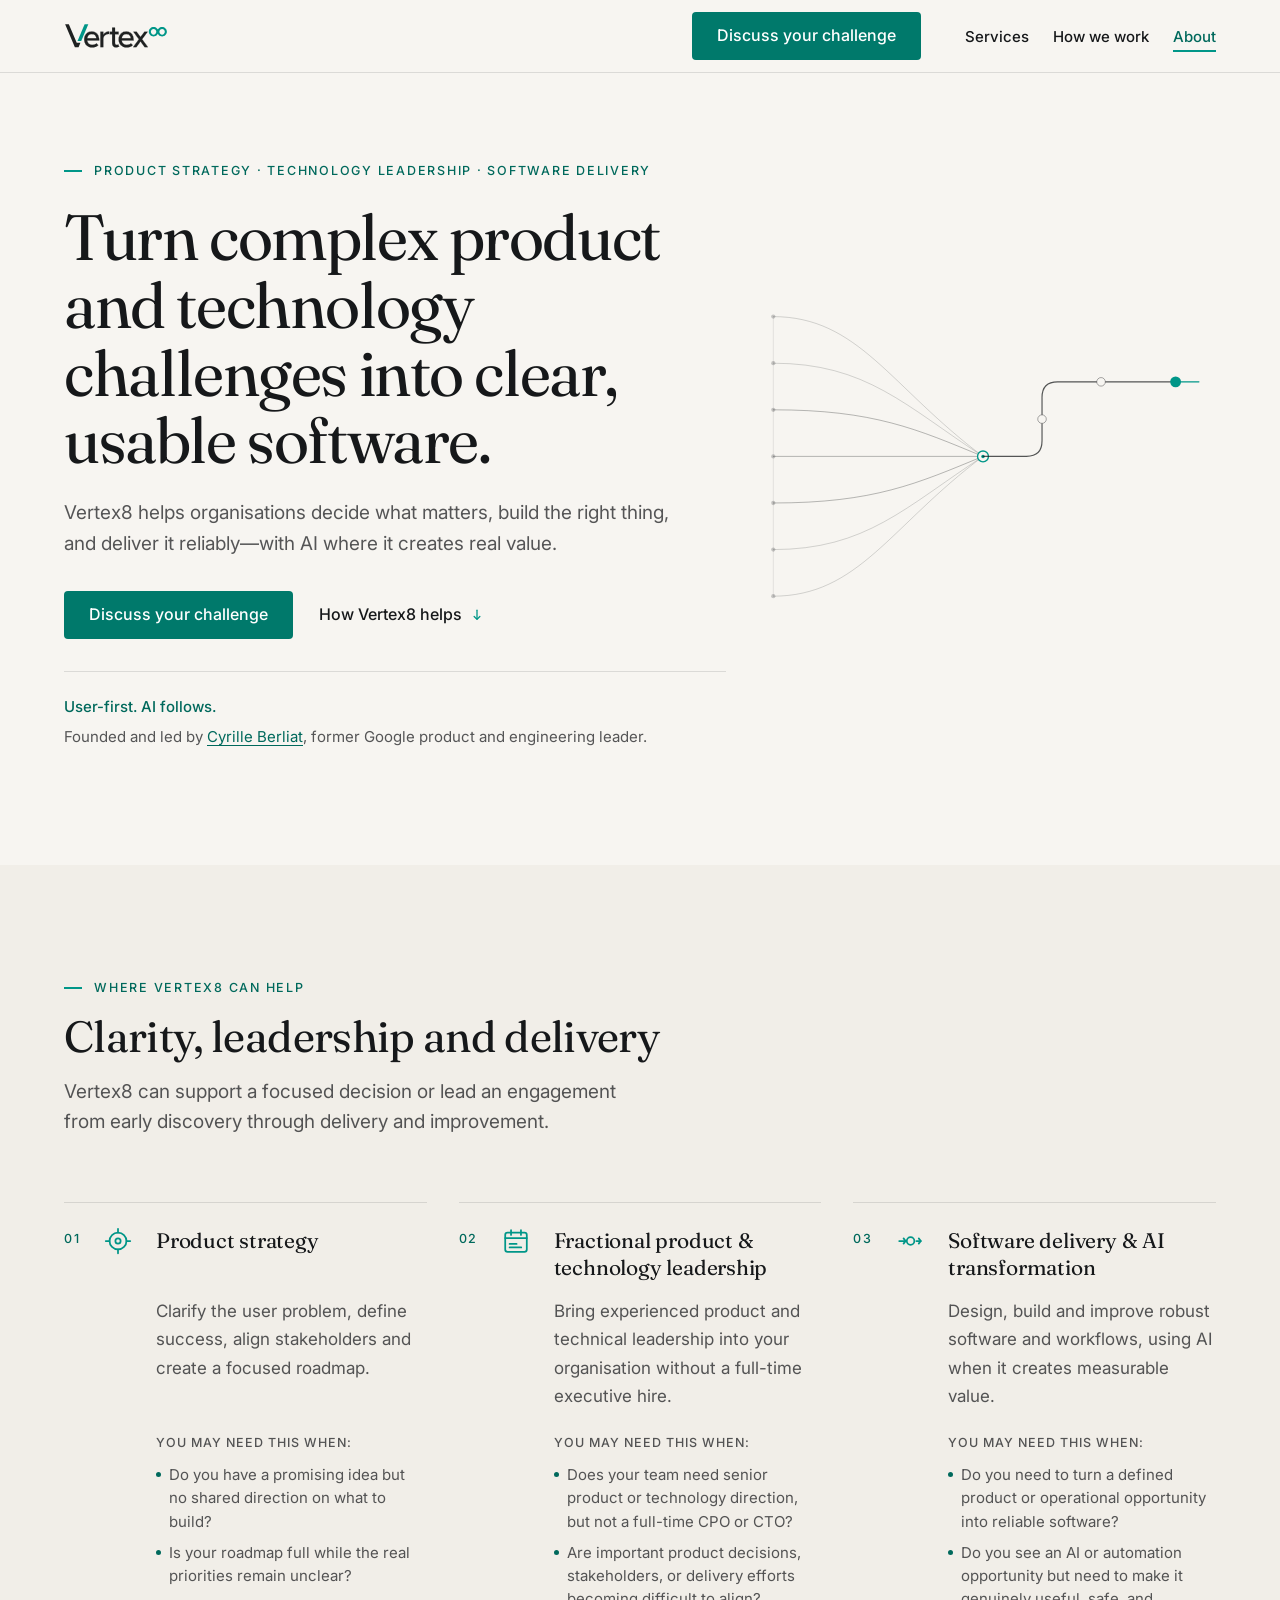
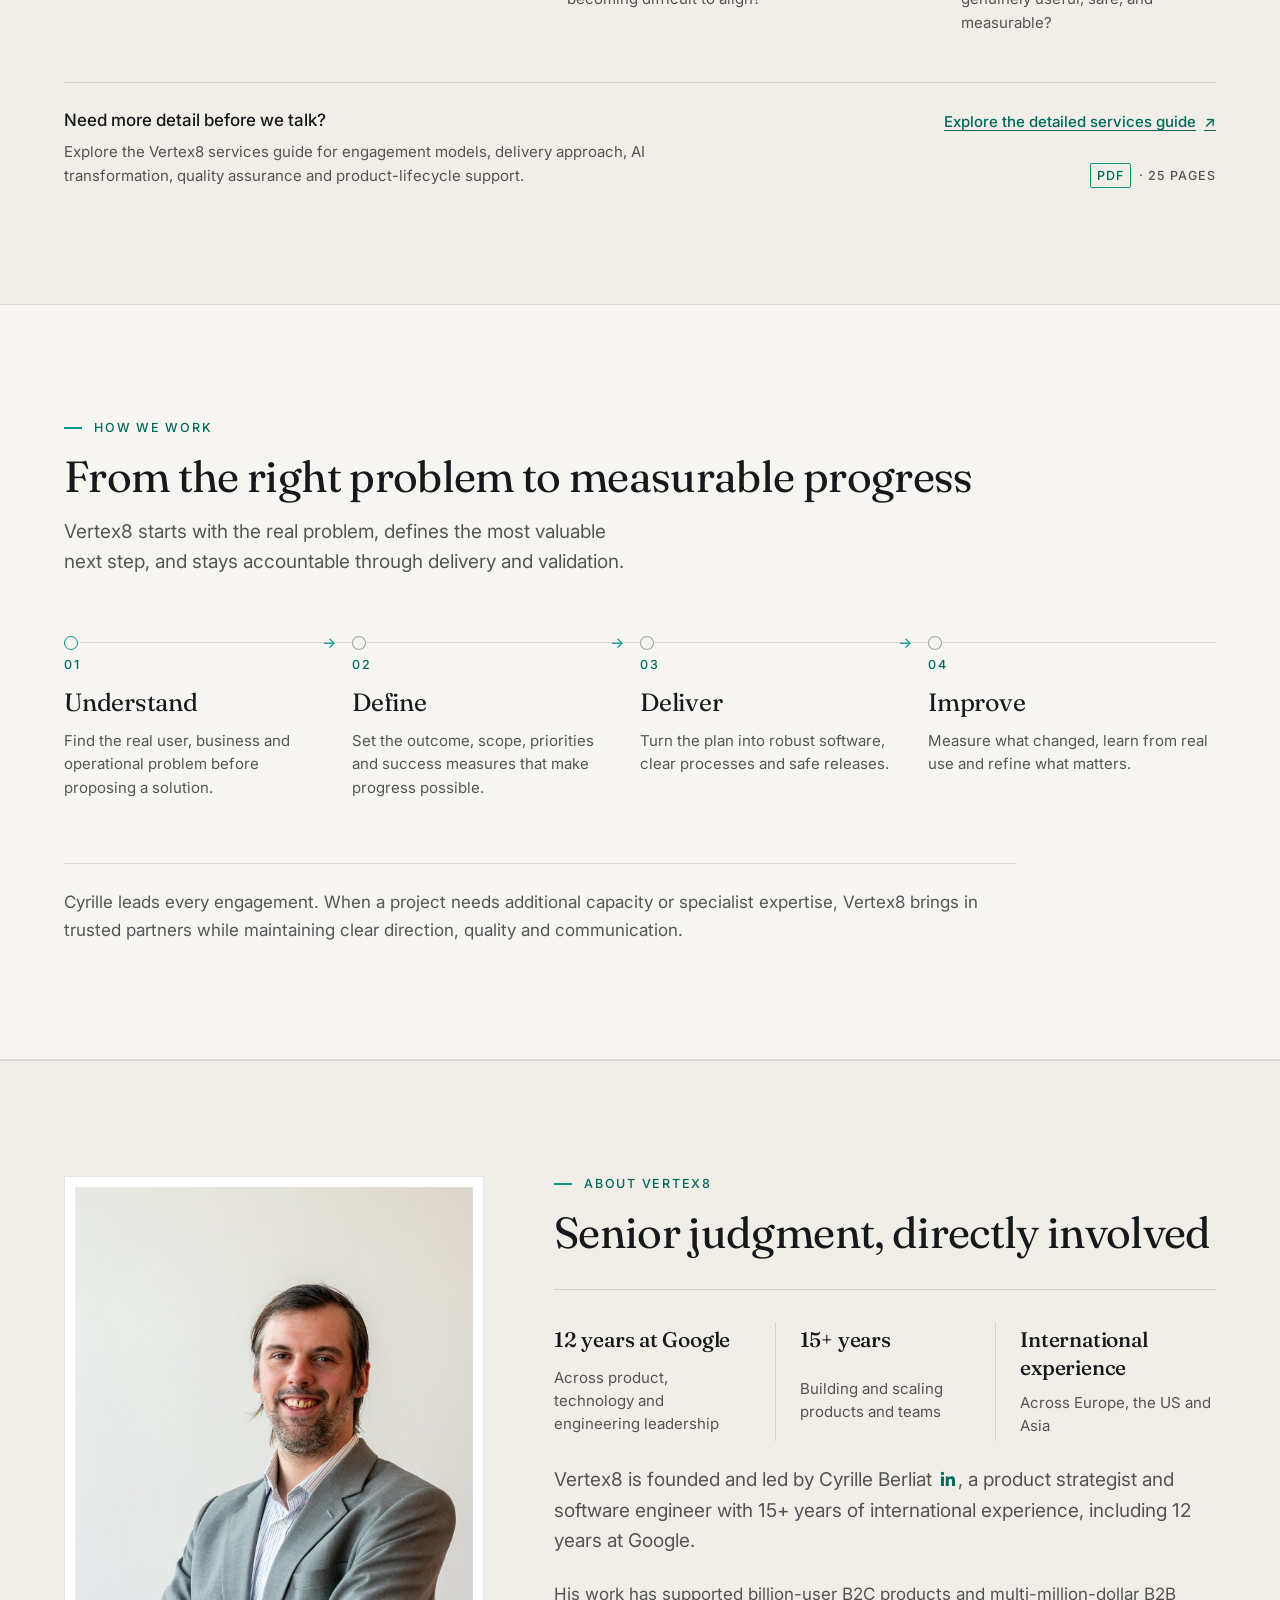
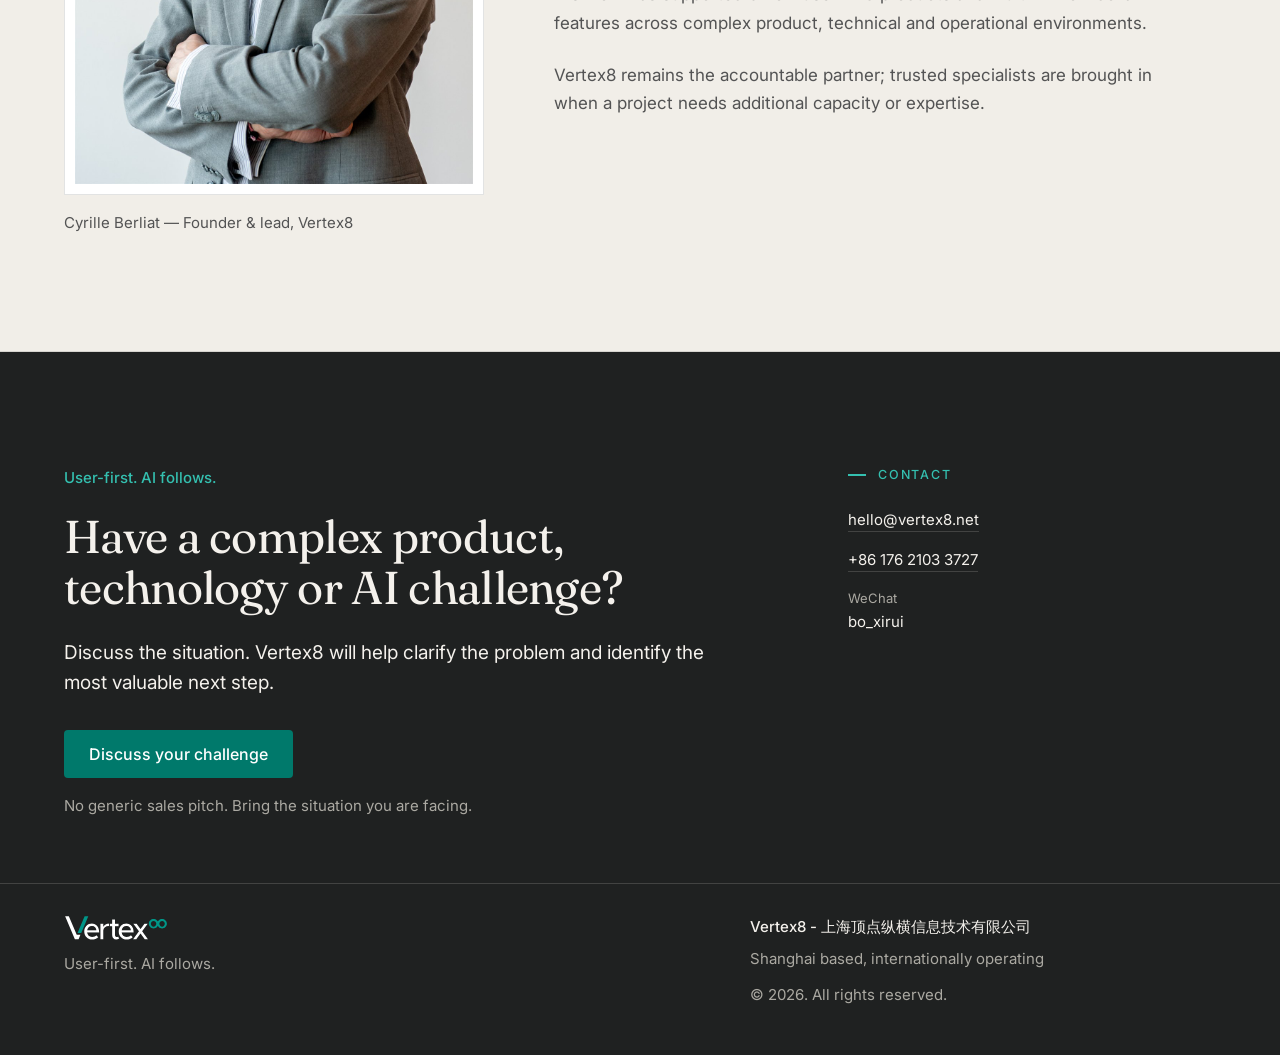
<file: index.html>
<!doctype html>
<html lang="en-GB">
<head>
<meta charset="utf-8" />
<meta name="viewport" content="width=device-width, initial-scale=1" />
<title>Vertex8 — Product strategy, technology leadership and software delivery</title>
<meta name="description" content="Vertex8 helps organisations decide what matters, build the right thing, and deliver it reliably—with AI where it creates real value." />
<meta name="theme-color" content="#191a1a" />
<link rel="canonical" href="https://vertex8.net/" />
<meta name="robots" content="index, follow, max-image-preview:large, max-snippet:-1, max-video-preview:-1" />
<meta name="author" content="Vertex8" />
<meta name="geo.region" content="CN-SH" />
<meta name="geo.placename" content="Shanghai" />
<meta property="og:type" content="website" />
<meta property="og:site_name" content="Vertex8" />
<meta property="og:title" content="Vertex8 — Product strategy, technology leadership and software delivery" />
<meta property="og:description" content="Vertex8 helps organisations decide what matters, build the right thing, and deliver it reliably—with AI where it creates real value." />
<meta property="og:url" content="https://vertex8.net/" />
<meta property="og:image" content="https://vertex8.net/assets/og-image.png" />
<meta property="og:image:type" content="image/png" />
<meta property="og:image:width" content="1200" />
<meta property="og:image:height" content="630" />
<meta property="og:image:alt" content="Vertex8 — product strategy, technology leadership and software delivery" />
<meta property="og:locale" content="en_GB" />
<meta name="twitter:card" content="summary_large_image" />
<meta name="twitter:title" content="Vertex8 — Product strategy, technology leadership and software delivery" />
<meta name="twitter:description" content="Vertex8 helps organisations decide what matters, build the right thing, and deliver it reliably—with AI where it creates real value." />
<meta name="twitter:image" content="https://vertex8.net/assets/og-image.png" />
<meta name="twitter:image:alt" content="Vertex8 — product strategy, technology leadership and software delivery" />
<link rel="alternate" hreflang="en" href="https://vertex8.net/" />
<link rel="alternate" hreflang="x-default" href="https://vertex8.net/" />
<script type="application/ld+json">
{
  "@context": "https://schema.org",
  "@graph": [
    {
      "@type": "Organization",
      "@id": "https://vertex8.net/#organization",
      "name": "Vertex8",
      "legalName": "上海顶点纵横信息技术有限公司",
      "url": "https://vertex8.net/",
      "logo": "https://vertex8.net/assets/logo-light.svg",
      "image": "https://vertex8.net/assets/og-image.png",
      "description": "Vertex8 helps organisations decide what matters, build the right thing, and deliver it reliably—with AI where it creates real value.",
      "email": "hello@vertex8.net",
      "telephone": "+8617621033727",
      "address": {
        "@type": "PostalAddress",
        "addressLocality": "Shanghai",
        "addressCountry": "CN"
      },
      "founder": { "@id": "https://vertex8.net/#cyrille-berliat" },
      "sameAs": ["https://www.linkedin.com/in/cyrilleberliat/"],
      "areaServed": ["Europe", "United States", "Asia"],
      "knowsAbout": ["Product strategy", "Product management", "Technology leadership", "Software delivery", "AI transformation", "Digital transformation"],
      "contactPoint": [
        {
          "@type": "ContactPoint",
          "contactType": "sales",
          "email": "hello@vertex8.net",
          "telephone": "+8617621033727",
          "availableLanguage": ["en", "zh", "fr", "es"],
          "areaServed": "Worldwide"
        }
      ]
    },
    {
      "@type": "WebSite",
      "@id": "https://vertex8.net/#website",
      "url": "https://vertex8.net/",
      "name": "Vertex8",
      "inLanguage": "en-GB",
      "publisher": { "@id": "https://vertex8.net/#organization" }
    },
    {
      "@type": "WebPage",
      "@id": "https://vertex8.net/#webpage",
      "url": "https://vertex8.net/",
      "name": "Vertex8 — Product strategy, technology leadership and software delivery",
      "description": "Vertex8 helps organisations decide what matters, build the right thing, and deliver it reliably—with AI where it creates real value.",
      "inLanguage": "en-GB",
      "isPartOf": { "@id": "https://vertex8.net/#website" },
      "about": { "@id": "https://vertex8.net/#organization" },
      "primaryImageOfPage": "https://vertex8.net/assets/og-image.png"
    },
    {
      "@type": "Person",
      "@id": "https://vertex8.net/#cyrille-berliat",
      "name": "Cyrille Berliat",
      "jobTitle": "Founder & lead",
      "worksFor": { "@id": "https://vertex8.net/#organization" },
      "sameAs": ["https://www.linkedin.com/in/cyrilleberliat/"],
      "knowsAbout": ["Product strategy", "Product management", "Technology leadership", "Software engineering", "AI transformation"]
    },
    {
      "@type": "ProfessionalService",
      "@id": "https://vertex8.net/#services",
      "name": "Vertex8",
      "provider": { "@id": "https://vertex8.net/#organization" },
      "areaServed": "Worldwide",
      "hasOfferCatalog": {
        "@type": "OfferCatalog",
        "name": "Vertex8 services",
        "itemListElement": [
          {
            "@type": "Offer",
            "itemOffered": {
              "@type": "Service",
              "name": "Product strategy",
              "description": "Clarify the user problem, define success, align stakeholders and create a focused roadmap."
            }
          },
          {
            "@type": "Offer",
            "itemOffered": {
              "@type": "Service",
              "name": "Fractional product & technology leadership",
              "description": "Bring experienced product and technical leadership into your organisation without a full-time executive hire."
            }
          },
          {
            "@type": "Offer",
            "itemOffered": {
              "@type": "Service",
              "name": "Software delivery & AI transformation",
              "description": "Design, build and improve robust software and workflows, using AI when it creates measurable value."
            }
          }
        ]
      }
    }
  ]
}
</script>
<link rel="icon" href="assets/favicon.svg" type="image/svg+xml" />
<link rel="mask-icon" href="assets/favicon.svg" color="#191a1a" />
<link rel="apple-touch-icon" href="assets/favicon.svg" />
<script>document.documentElement.classList.add('js');</script>
<script async src="https://www.googletagmanager.com/gtag/js?id=G-TPVQ9N193P"></script>
<script>
  window.dataLayer = window.dataLayer || [];
  function gtag(){dataLayer.push(arguments);}
  
  gtag('consent', 'default', {
    'analytics_storage': 'denied'
  });

  gtag('js', new Date());

  gtag('config', 'G-TPVQ9N193P', {
    'storage': 'none',
    'client_storage': 'none'
  });
</script>
<link rel="preconnect" href="https://fonts.googleapis.com" />
<link rel="preconnect" href="https://fonts.gstatic.com" crossorigin />
<link href="https://fonts.googleapis.com/css2?family=Fraunces:opsz,wght@9..144,400;9..144,500;9..144,600&family=Inter:wght@400;500;600&display=swap" rel="stylesheet" />
<style>
/* OD-LAYOUT-PRIMITIVES v1 — structure only: display, flex/grid, overflow, wrapping, ratio.
   Put this @layer first; product CSS outside the layer always wins. */
@layer od-layout {
  :where(.od-stack,.od-row,.od-row-top,.od-cluster,.od-grid,.od-field,.od-stat,.od-cell,.od-tile) > :where(*) { min-width: 0; }

  /* containers */
  .od-stack   { display: flex; flex-direction: column; gap: var(--od-gap, 8px); }
  .od-row     { display: flex; align-items: center; gap: var(--od-gap, 8px); }
  .od-row-top { display: flex; align-items: flex-start; gap: var(--od-gap, 8px); }
  .od-cluster { display: flex; flex-wrap: wrap; align-items: center; gap: var(--od-gap, 8px); }
  .od-fill    { flex: 1 1 0; min-width: 0; }
  .od-fixed   { flex: none; }
  .od-grid    { display: grid; gap: var(--od-gap, 12px); grid-template-columns: repeat(var(--od-cols, 3), minmax(0, 1fr)); }

  /* stacked information: each piece is its own line — never sibling inline spans */
  .od-stat, .od-field, .od-cell { display: grid; gap: var(--od-gap, 2px); }
  :where(.od-stat,.od-field,.od-cell) > :where(*) { display: block; }
  .od-tile { display: grid; grid-template-rows: auto 1fr; }
  :where(.od-tile) > :where(*) { display: block; }

  /* media keeps its intrinsic ratio by default; never a distorted or cropped
     cover by accident. height:auto lets the ratio win over an <img height="…">
     attribute. Cropping to a uniform box is an explicit opt-in: set --od-ratio
     AND add .od-media-cover together (per the core rule, only where a crop is
     deliberate — tile thumbs, decorative fills — never on full-frame content). */
  .od-media { display: block; width: 100%; height: auto; aspect-ratio: var(--od-ratio, auto); }
  .od-media-cover { object-fit: cover; }

  /* data text only — authored copy is rewritten to its budget instead */
  .od-truncate { display: block; max-width: 100%; overflow: hidden; white-space: nowrap; text-overflow: ellipsis; }
  .od-clamp-2, .od-clamp-3 { display: -webkit-box; -webkit-box-orient: vertical; overflow: hidden; overflow-wrap: anywhere; }
  .od-clamp-2 { -webkit-line-clamp: 2; }
  .od-clamp-3 { -webkit-line-clamp: 3; }
  .od-lines-2 { min-height: calc(2 * 1.4em); }   /* block-level reservation for a shared baseline */
  .od-nowrap  { white-space: nowrap; }           /* 数字+单位 · 价格+起 · 日期+星期 */
  .od-keep    { word-break: keep-all; overflow-wrap: anywhere; } /* CJK labels break at spaces / <wbr> first */

  /* screen skeleton (optional): bars take their own space, the middle scrolls — no padding guessed for chrome */
  .od-screen { display: grid; grid-template-rows: auto minmax(0, 1fr) auto; height: 100%; }
  .od-scroll { overflow-y: auto; overscroll-behavior: contain; min-height: 0; }

  /* horizontal rail: the next item peeks at the edge; trailing room survives overflow */
  .od-rail { display: flex; gap: var(--od-gap, 8px); overflow-x: auto; scroll-snap-type: x proximity; scrollbar-width: none;
             padding-inline: var(--od-rail-pad, 16px); scroll-padding-inline: var(--od-rail-pad, 16px); }
  .od-rail::-webkit-scrollbar { display: none; }
  :where(.od-rail) > :where(*) { flex: none; scroll-snap-align: start; }
  :where(.od-rail) > :where(:last-child) { margin-inline-end: var(--od-rail-pad, 16px); }

  .od-spacer { flex: none; visibility: hidden; pointer-events: none; }
  .od-touch  { min-width: 44px; min-height: 44px; }
}
/* /OD-LAYOUT-PRIMITIVES v1 */

:root {
  color-scheme: light;

  --paper:        #F7F5F1;
  --paper-alt:    #F1EEE8;
  --paper-mat:    #FFFFFF;
  --ink:          #16181A;
  --ink-70:       rgba(22, 24, 26, 0.72);
  --ink-38:       rgba(22, 24, 26, 0.38);
  --ink-22:       rgba(22, 24, 26, 0.22);
  --ink-12:       rgba(22, 24, 26, 0.12);
  --ink-07:       rgba(22, 24, 26, 0.07);

  --teal:         #009688;
  --teal-action:  #00796B;
  --teal-action-hover: #00574D;
  --teal-ink:     #00695C;

  --dark:         #1F2121;
  --dark-ink:     #0B1413;
  --fg-dark:      #F4F1EC;
  --fg-dark-muted:#ABA9A2;
  --dark-line:    rgba(244, 241, 236, 0.16);
  --teal-on-dark: #34C0B0;

  --font-display: "Fraunces", "Iowan Old Style", "Palatino Linotype", Georgia, "Times New Roman", serif;
  --font-sans:    "Inter", -apple-system, BlinkMacSystemFont, "Segoe UI", Roboto, Helvetica, Arial, sans-serif;
  --fs-eyebrow:   12.5px;
  --fs-small:     15px;
  --fs-body:      17px;
  --fs-lead:      19px;
  --fs-h3:        21px;
  --fs-stat:      21px;
  --fs-h2:        clamp(30px, 3.4vw, 44px);
  --fs-h1:        clamp(38px, 5.2vw, 64px);
  --lh-display:   1.06;
  --lh-title:     1.12;
  --lh-body:      1.65;
  --measure:      34em;

  --s-1: 4px;  --s-2: 8px;  --s-3: 12px; --s-4: 16px;
  --s-5: 24px; --s-6: 32px; --s-7: 48px; --s-8: 64px;
  --s-9: 96px; --s-10: 128px;
  --section-y: clamp(72px, 9vw, 128px);

  --shell:    1200px;
  --gutter:   24px;
  --col-gap:  24px;
  --header-h: 72px;

  --r-sm: 2px;
  --r-md: 4px;

  --dur-hover: 180ms;
  --dur-enter: 400ms;
  --stagger:   40ms;
  --ease:      cubic-bezier(0.22, 0.61, 0.36, 1);
}

@media (max-width: 1023px) { :root { --header-h: 64px; --gutter: 20px; --col-gap: 20px; } }
@media (max-width: 767px)  { :root { --fs-body: 16px; --fs-lead: 17px; } }
@media (max-width: 479px)  { :root { --header-h: 116px; } }

*, *::before, *::after { box-sizing: border-box; }

html {
  scroll-padding-top: calc(var(--header-h) + 20px);
  -webkit-text-size-adjust: 100%;
}
@media (prefers-reduced-motion: no-preference) {
  html { scroll-behavior: smooth; }
}

body {
  margin: 0;
  background: var(--paper);
  color: var(--ink);
  font: 400 var(--fs-body)/var(--lh-body) var(--font-sans);
  -webkit-font-smoothing: antialiased;
  -moz-osx-font-smoothing: grayscale;
  overflow-x: hidden;
}

h1, h2, h3 { font-weight: 400; margin: 0; }
p { margin: 0; }
ul, ol, dl, dd { margin: 0; padding: 0; list-style: none; }
img, svg { display: block; max-width: 100%; }
a { color: var(--ink); }

[id] { scroll-margin-top: calc(var(--header-h) + 20px); }

html { font-size: 100%; }

.shell {
  width: 100%;
  max-width: var(--shell);
  margin-inline: auto;
  padding-inline: var(--gutter);
}

.grid12 {
  display: grid;
  grid-template-columns: repeat(12, minmax(0, 1fr));
  column-gap: var(--col-gap);
}

:where(a, button, [tabindex]):focus-visible {
  outline: 2px solid var(--teal-action);
  outline-offset: 3px;
  border-radius: var(--r-sm);
}
.closing :where(a, button):focus-visible,
.site-footer :where(a, button):focus-visible {
  outline-color: var(--teal-on-dark);
}

.skip {
  position: absolute;
  left: -9999px;
  top: 0;
  z-index: 200;
}
.skip:focus {
  position: fixed;
  left: var(--s-4);
  top: var(--s-4);
  background: var(--ink);
  color: var(--paper);
  font: 500 15px/1 var(--font-sans);
  padding: 14px 18px;
  border-radius: var(--r-md);
  text-decoration: none;
}

.js .reveal {
  opacity: 0;
  transform: translateY(6px);
  transition: opacity var(--dur-enter) var(--ease), transform var(--dur-enter) var(--ease);
  transition-delay: var(--reveal-delay, 0ms);
}
.js .reveal.is-in { opacity: 1; transform: none; }

@media (prefers-reduced-motion: reduce) {
  .js .reveal { opacity: 1 !important; transform: none !important; transition: none !important; }
  *, *::before, *::after {
    animation-duration: 0.01ms !important;
    animation-iteration-count: 1 !important;
    transition-duration: 0.01ms !important;
  }
}

.site-header {
  position: sticky;
  top: 0;
  z-index: 100;
  background: var(--paper);
  border-bottom: 1px solid var(--ink-12);
}
.site-header.is-scrolled { border-bottom-color: var(--ink-22); }

.site-header__inner {
  display: flex;
  align-items: center;
  flex-wrap: wrap;
  column-gap: var(--s-3);
  min-height: var(--header-h);
}

.brand {
  order: 1;
  flex: none;
  display: inline-flex;
  align-items: center;
  text-decoration: none;
  border-radius: var(--r-sm);
}
.brand__mark { width: 104px; height: auto; }

.site-header__cta { order: 2; margin-left: auto; }

.site-nav { order: 3; flex-basis: 100%; }

.nav-toggle {
  order: 4;
  flex: none;
  margin-left: var(--s-3);
  display: inline-flex;
  align-items: center;
  gap: var(--s-2);
  min-width: 44px;
  min-height: 44px;
  padding: 0 14px;
  background: transparent;
  border: 1px solid var(--ink-22);
  border-radius: var(--r-md);
  color: var(--ink);
  font: 500 15px/1 var(--font-sans);
  cursor: pointer;
  transition: border-color var(--dur-hover) var(--ease), background-color var(--dur-hover) var(--ease);
}
@media (hover: hover) {
  .nav-toggle:hover { border-color: var(--ink-38); background: var(--paper-alt); }
}
.nav-toggle__bars { display: block; width: 16px; height: 11px; position: relative; flex: none; }
.nav-toggle__bars span {
  position: absolute;
  left: 0;
  width: 16px;
  height: 1.5px;
  background: currentColor;
  transition: transform var(--dur-hover) var(--ease), opacity var(--dur-hover) var(--ease);
}
.nav-toggle__bars span:first-child { top: 0; }
.nav-toggle__bars span:last-child { bottom: 0; }
.nav-open .nav-toggle__bars span:first-child { transform: translateY(4.75px) rotate(45deg); }
.nav-open .nav-toggle__bars span:last-child { transform: translateY(-4.75px) rotate(-45deg); }

.site-nav__list { display: flex; }
.site-nav__link {
  display: block;
  padding: var(--s-3) 0;
  font: 500 var(--fs-small)/1 var(--font-sans);
  text-decoration: none;
  color: var(--ink);
  border-bottom: 1px solid var(--ink-07);
}
.site-nav__link:hover { color: var(--teal-ink); }
.site-nav__link[aria-current="true"] {
  color: var(--teal-ink);
  border-bottom-color: var(--teal);
}

@media (max-width: 1023px) {
  .site-nav { padding-block: var(--s-1) var(--s-3); }
  html.js .site-nav {
    position: absolute;
    top: 100%;
    left: 0;
    right: 0;
    display: none;
    background: var(--paper);
    border-top: 1px solid var(--ink-12);
    border-bottom: 1px solid var(--ink-12);
    padding: var(--s-2) var(--gutter) var(--s-4);
  }
  html.js.nav-open .site-nav { display: block; }
  .site-nav__list { justify-content: space-between; gap: var(--s-4); }
  .site-nav__list > li { flex: none; }
  .site-nav__link { padding: var(--s-4) 0; font-size: var(--fs-body); border-bottom-color: var(--ink-07); }
  .site-nav__list > :last-child .site-nav__link { border-bottom: 0; }
}

@media (max-width: 479px) {
  .site-header { padding-block: var(--s-3); }
  .site-header__cta { order: 4; flex-basis: 100%; margin-left: 0; }
  .nav-toggle { order: 3; margin-left: auto; }
  .site-nav { order: 5; }
}

@media (min-width: 1024px) {
  .nav-toggle { display: none; }
  .site-nav { flex-basis: auto; margin-left: var(--s-6); }
  .site-nav__list { gap: var(--s-5); }
  .site-nav__link {
    position: relative;
    padding: var(--s-4) 0;
    border-bottom: 0;
  }
  .site-nav__link::after {
    content: "";
    position: absolute;
    left: 0;
    right: 0;
    bottom: var(--s-2);
    height: 2px;
    background: var(--teal);
    transform: scaleX(0);
    transform-origin: left;
    transition: transform var(--dur-hover) var(--ease);
  }
  .site-nav__link[aria-current="true"]::after { transform: scaleX(1); }
  .site-nav__link:focus-visible::after { transform: scaleX(1); }
}

.btn {
  display: inline-flex;
  align-items: center;
  justify-content: center;
  min-height: 48px;
  padding: 0 var(--s-5);
  border: 1px solid transparent;
  border-radius: var(--r-md);
  font: 500 16px/1.2 var(--font-sans);
  text-align: center;
  text-decoration: none;
  cursor: pointer;
  transition: background-color var(--dur-hover) var(--ease),
              border-color var(--dur-hover) var(--ease);
}
.btn--primary { background: var(--teal-action); color: #FFFFFF; }
@media (hover: hover) {
  .btn--primary:hover { background: var(--teal-action-hover); }
}

.link-arrow {
  display: inline-flex;
  align-items: center;
  gap: var(--s-2);
  min-height: 48px;
  padding: 0 2px;
  font: 500 16px/1.2 var(--font-sans);
  text-decoration: none;
  color: var(--ink);
  transition: color var(--dur-hover) var(--ease);
}
.link-arrow__icon { flex: none; color: var(--teal); transition: transform var(--dur-hover) var(--ease); }
@media (hover: hover) {
  .link-arrow:hover { color: var(--teal-ink); }
  .link-arrow:hover .link-arrow__icon { transform: translateY(2px); }
}

@media (max-width: 479px) {
  .site-header__cta.btn { width: 100%; }
}

.section-head { display: grid; gap: var(--s-4); }
.section-title {
  font: 400 var(--fs-h2)/var(--lh-title) var(--font-display);
  letter-spacing: -0.015em;
}
.section-lede {
  font-size: var(--fs-lead);
  line-height: 1.6;
  color: var(--ink-70);
  max-width: var(--measure);
}
@media (min-width: 1024px) {
  .section-head {
    grid-template-columns: repeat(12, minmax(0, 1fr));
    column-gap: var(--col-gap);
    row-gap: var(--s-4);
  }
  .section-head > .eyebrow { grid-column: 1 / -1; }
  .section-head > .section-title { grid-column: 1 / span 7; margin: 0; }
  .section-head > .section-lede { grid-column: 1 / span 6; margin: 0; }
}

.eyebrow {
  display: flex;
  align-items: center;
  gap: var(--s-3);
  font: 500 var(--fs-eyebrow)/1.3 var(--font-sans);
  letter-spacing: 0.14em;
  text-transform: uppercase;
  color: var(--teal-ink);
}
.eyebrow::before {
  content: "";
  flex: none;
  width: 18px;
  height: 2px;
  background: var(--teal);
}

.brandline {
  font: 500 var(--fs-small)/1.4 var(--font-sans);
  color: var(--teal-ink);
}

.hero {
  padding-block: clamp(56px, 7vw, 96px) var(--section-y);
}
.hero__grid {
  display: grid;
  grid-template-columns: minmax(0, 1fr);
  row-gap: var(--s-8);
  align-items: center;
}
.hero__title {
  font: 400 var(--fs-h1)/var(--lh-display) var(--font-display);
  letter-spacing: -0.022em;
  margin-top: var(--s-5);
}
.hero__lead {
  margin-top: var(--s-5);
  font-size: var(--fs-lead);
  line-height: 1.6;
  color: var(--ink-70);
  max-width: 32em;
}
.hero__actions {
  margin-top: var(--s-6);
  display: flex;
  flex-wrap: wrap;
  align-items: center;
  gap: var(--s-3) var(--s-5);
}
.hero__signature {
  margin-top: var(--s-6);
  padding-top: var(--s-5);
  border-top: 1px solid var(--ink-12);
  display: grid;
  gap: var(--s-2);
}
.hero__trust {
  font-size: var(--fs-small);
  color: var(--ink-70);
  max-width: 40em;
}
.hero__trust a {
  color: var(--teal-ink);
  text-decoration: underline;
  text-decoration-thickness: 1px;
  text-underline-offset: 0.2em;
  transition: text-decoration-thickness var(--dur-hover) var(--ease);
}
@media (hover: hover) {
  .hero__trust a:hover { text-decoration-thickness: 2px; }
}
.hero__figure { max-width: 460px; }
.hero__figure svg { width: 100%; height: auto; aspect-ratio: 600 / 480; }

@media (min-width: 1024px) {
  .hero__grid {
    grid-template-columns: repeat(12, minmax(0, 1fr));
    column-gap: var(--col-gap);
  }
  .hero__text { grid-column: 1 / span 7; }
  .hero__figure { grid-column: 8 / span 5; max-width: none; }
}

.hero-line   { fill: none; stroke: var(--ink-22); stroke-width: 1; stroke-linecap: round; }
.hero-line-2 { stroke: var(--ink-38); }
.hero-rail   { fill: none; stroke: var(--ink-12); stroke-width: 1; }
.hero-input  { fill: var(--ink-22); }
.hero-spine  { fill: none; stroke: var(--ink-70); stroke-width: 1.5; stroke-linecap: round; stroke-linejoin: round; }
.hero-node   { fill: var(--paper); stroke: var(--ink-38); stroke-width: 1.25; }
.hero-node-teal { fill: var(--paper); stroke: var(--teal); stroke-width: 1.75; }
.hero-core   { fill: var(--teal); }
.hero-term   { fill: var(--teal); }
.hero-lead   { fill: none; stroke: var(--teal); stroke-width: 1.5; stroke-linecap: round; }

.proof__grid {
  display: grid;
  grid-template-columns: minmax(0, 1fr);
  gap: var(--s-5);
  margin-top: var(--s-6);
  padding-top: var(--s-6);
  border-top: 1px solid var(--ink-12);
}
.proof__item + .proof__item {
  border-top: 1px solid var(--ink-12);
  padding-top: var(--s-5);
}
.proof__lead {
  margin: 0;
  font: 500 var(--fs-stat)/1.3 var(--font-display);
  letter-spacing: -0.01em;
}
.proof__caption {
  margin: var(--s-2) 0 0;
  font-size: var(--fs-small);
  line-height: 1.55;
  color: var(--ink-70);
  max-width: 26em;
}

@media (min-width: 1024px) {
  .proof__grid { grid-template-columns: repeat(3, minmax(0, 1fr)); gap: 0; }
  .proof__item { padding: var(--s-1) var(--s-5); }
  .proof__item:first-child { padding-left: 0; }
  .proof__item:last-child { padding-right: 0; }
  .proof__item + .proof__item {
    border-top: 0;
    padding-top: var(--s-1);
    border-left: 1px solid var(--ink-12);
  }
}

.services {
  padding-block: var(--section-y);
  background: var(--paper-alt);
}
.services .section-head { margin-bottom: var(--s-8); }
@media (min-width: 1024px) {
  .services .section-head > .section-title { grid-column: 1 / -1; }
}

.services__grid {
  display: grid;
  grid-template-columns: minmax(0, 1fr);
}
.service {
  display: grid;
  grid-template-columns: auto auto minmax(0, 1fr);
  column-gap: var(--s-4);
  align-items: start;
  border-top: 1px solid var(--ink-12);
  padding-block: var(--s-6) var(--s-7);
}
.service:last-child { border-bottom: 1px solid var(--ink-12); }
.service__num {
  grid-column: 1;
  grid-row: 1;
  padding-top: 6px;
  font: 500 var(--fs-eyebrow)/1 var(--font-sans);
  letter-spacing: 0.12em;
  color: var(--teal-ink);
}
.service__icon {
  grid-column: 2;
  grid-row: 1;
  width: 28px;
  height: 28px;
  color: var(--teal);
}
.service__title {
  grid-column: 3;
  grid-row: 1;
  font: 400 var(--fs-h3)/1.3 var(--font-display);
  letter-spacing: -0.01em;
}
.service__desc {
  grid-column: 1 / -1;
  grid-row: 2;
  margin-top: var(--s-3);
  color: var(--ink-70);
  max-width: 32em;
}
.service__need {
  grid-column: 1 / -1;
  grid-row: 3;
  margin-top: var(--s-5);
  max-width: 32em;
}
.service__need-label {
  font: 500 var(--fs-eyebrow)/1.4 var(--font-sans);
  letter-spacing: 0.08em;
  text-transform: uppercase;
  color: var(--ink-70);
}
.service__need-list {
  display: grid;
  gap: var(--s-2);
  margin-top: var(--s-3);
}
.service__need-list li {
  display: flex;
  gap: var(--s-2);
  font-size: var(--fs-small);
  line-height: 1.55;
  color: var(--ink-70);
}
.service__need-list li::before {
  content: "";
  flex: none;
  width: 5px;
  height: 5px;
  margin-top: 0.6em;
  border-radius: 50%;
  background: var(--teal-ink);
}

.services__resource {
  display: grid;
  gap: var(--s-4);
  margin-top: var(--s-6);
  padding-top: var(--s-5);
  border-top: 1px solid var(--ink-12);
}
.services__resource-title {
  font: 500 var(--fs-body)/1.4 var(--font-sans);
  color: var(--ink);
}
.services__resource-text {
  margin-top: var(--s-2);
  max-width: 46em;
  font-size: var(--fs-small);
  line-height: 1.6;
  color: var(--ink-70);
}
.services__resource-link {
  display: inline-flex;
  align-items: baseline;
  gap: var(--s-2);
  min-height: 44px;
  font: 500 var(--fs-small)/1.4 var(--font-sans);
  color: var(--teal-ink);
  text-decoration: underline;
  text-decoration-thickness: 1px;
  text-underline-offset: 0.2em;
  transition: text-decoration-thickness var(--dur-hover) var(--ease);
}
.services__resource-arrow { flex: none; }
.services__resource-meta {
  margin-top: var(--s-2);
  font: 500 var(--fs-eyebrow)/1.4 var(--font-sans);
  letter-spacing: 0.08em;
  text-transform: uppercase;
  color: var(--ink-70);
}
.services__resource-badge {
  display: inline-block;
  margin-right: var(--s-1);
  padding: 3px 6px;
  border: 1px solid var(--teal);
  border-radius: var(--r-sm);
  color: var(--teal-ink);
}
.services__grid .service:last-child { border-bottom: 0; }
@media (hover: hover) {
  .services__resource-link:hover { text-decoration-thickness: 2px; }
}

@media (min-width: 720px) {
  .service { column-gap: var(--s-5); }
  .service__desc { grid-column: 3; }
  .service__need { grid-column: 3; }
  .services__resource {
    grid-template-columns: minmax(0, 1fr) auto;
    column-gap: var(--s-7);
    align-items: end;
    margin-top: var(--s-7);
  }
  .services__resource-action { text-align: right; }
}

@media (min-width: 1080px) {
  .services__grid {
    grid-template-columns: repeat(3, minmax(0, 1fr));
    gap: var(--s-7) var(--s-6);
  }
  .service {
    border-bottom: 0;
    padding-block: var(--s-5) 0;
  }
  .service:last-child { border-bottom: 0; }
  .service__title { min-height: 2.6em; }
  .service__desc { margin-top: var(--s-4); }
}

@supports (grid-template-columns: subgrid) {
  @media (min-width: 1080px) {
    .services__grid {
      grid-template-rows: auto auto auto;
      row-gap: 0;
    }
    .service {
      grid-row: 1 / 4;
      grid-template-rows: subgrid;
    }
  }
}

.process {
  padding-block: var(--section-y);
  background: var(--paper);
  border-block: 1px solid var(--ink-12);
}
.process .section-head { margin-bottom: var(--s-8); }
@media (min-width: 1024px) {
  .process .section-head > .section-title { grid-column: 1 / -1; }
}

.process__seq {
  position: relative;
  display: grid;
  grid-template-columns: minmax(0, 1fr);
}
/* mobile timeline rail: one continuous line running from the first dot's centre to the last dot's centre */
.process__seq::before {
  content: "";
  position: absolute;
  left: -0.5px;
  top: calc(var(--s-5) + 7px);
  bottom: calc(var(--s-5) + 7px);
  width: 1px;
  background: var(--ink-12);
}
.process__step {
  position: relative;
  --od-gap: var(--s-3);
  --name-fs: clamp(20px, 4.6vw, 25px);
  flex-wrap: wrap;
  align-items: baseline;
  padding: var(--s-5) 0 var(--s-5) var(--s-7);
}
.process__step:last-child { padding-bottom: 0; }
.process__num { flex: none; }
.process__step::before {
  content: "";
  position: absolute;
  left: -7px;
  /* centred on the title line box: identical for every step, independent of the number row */
  top: calc(var(--s-5) + 0.6 * var(--name-fs) - 7px);
  width: 14px;
  height: 14px;
  border-radius: 50%;
  background: var(--paper);
  border: 1.5px solid var(--ink-38);
}
.process__step:first-child::before { border-color: var(--teal); }
.process__num {
  font: 500 var(--fs-eyebrow)/1 var(--font-sans);
  letter-spacing: 0.12em;
  color: var(--teal-ink);
}
.process__name {
  font: 400 var(--name-fs)/1.2 var(--font-display);
  letter-spacing: -0.01em;
}
.process__desc {
  flex: 0 0 100%;
  font-size: var(--fs-small);
  line-height: 1.55;
  color: var(--ink-70);
  text-wrap: pretty;
}
.process__note {
  margin-top: var(--s-8);
  padding-top: var(--s-5);
  border-top: 1px solid var(--ink-12);
  font-size: var(--fs-body);
  color: var(--ink-70);
  max-width: 56em;
}

@media (min-width: 768px) {
  .process__seq { grid-template-columns: repeat(4, minmax(0, 1fr)); }
  .process__seq::before { display: none; }
  .process__step {
    display: block;
    padding: var(--s-4) var(--s-5) 0 0;
    border-left: 0;
    border-top: 1px solid var(--ink-12);
  }
  .process__step:last-child { padding-right: 0; padding-bottom: var(--s-4); }
  .process__step::before { left: 0; top: -7px; }
  .process__step:not(:last-child)::after {
    content: "\2192";
    position: absolute;
    top: -11px;
    right: var(--s-4);
    font-size: 15px;
    line-height: 22px;
    color: var(--teal);
  }
  .process__num { margin-bottom: var(--s-4); }
  .process__desc { margin-top: var(--s-3); }
}

.founder {
  padding-block: var(--section-y);
  background: var(--paper-alt);
  border-block: 1px solid var(--ink-12);
}
.founder__grid {
  display: grid;
  grid-template-columns: minmax(0, 1fr);
  gap: var(--s-7) var(--s-6);
  align-items: start;
}
.founder__figure { max-width: 420px; margin: 0; }
.founder__mat {
  background: var(--paper-mat);
  border: 1px solid var(--ink-12);
  padding: 10px;
}
.founder__mat img {
  --od-ratio: 2 / 3;
  display: block;
  width: 100%;
  height: auto;
  aspect-ratio: 2 / 3;
}
.founder__caption {
  margin-top: var(--s-4);
  font-size: var(--fs-small);
  color: var(--ink-70);
}
.founder__side .eyebrow { color: var(--teal-ink); margin-top: 0; }
.founder__title {
  font: 400 var(--fs-h2)/var(--lh-title) var(--font-display);
  letter-spacing: -0.015em;
  margin-top: var(--s-4);
}
.founder__copy p { margin-top: var(--s-5); color: var(--ink-70); max-width: 38em; }
.founder__intro {
  margin-top: var(--s-6);
  color: var(--ink);
  font-size: var(--fs-lead);
  line-height: 1.6;
}
.social-link {
  display: inline-flex;
  align-items: center;
  vertical-align: -0.15em;
  margin-left: 0.3em;
  color: var(--teal-ink);
  transition: color var(--dur-hover) var(--ease);
}
.social-link svg { width: 1.05em; height: 1.05em; }
@media (hover: hover) {
  .social-link:hover { color: var(--ink); }
}
.founder__content { min-width: 0; }
.founder__side { min-width: 0; }

@media (min-width: 768px) {
  .founder__grid {
    grid-template-columns: repeat(12, minmax(0, 1fr));
    column-gap: var(--col-gap);
    row-gap: var(--s-6);
  }
  .founder__figure { grid-column: 1 / span 5; grid-row: 1; }
  .founder__content { display: contents; }
  .founder__side { grid-column: 6 / span 7; grid-row: 1; }
  .founder__copy { grid-column: 1 / -1; grid-row: 2; }
}

@media (min-width: 1024px) {
  .founder__content { display: block; grid-column: 6 / span 7; grid-row: 1; }
  .founder__side, .founder__copy { grid-column: auto; grid-row: auto; }
}

.closing {
  background: var(--dark);
  color: var(--fg-dark);
  padding-block: var(--section-y) var(--s-8);
}
.closing__grid {
  display: grid;
  grid-template-columns: minmax(0, 1fr);
  gap: var(--s-8) var(--s-6);
}
.closing__brandline {
  font: 500 var(--fs-small)/1.4 var(--font-sans);
  color: var(--teal-on-dark);
}
.closing__title {
  margin-top: var(--s-5);
  font: 400 clamp(30px, 3.6vw, 46px)/1.1 var(--font-display);
  letter-spacing: -0.015em;
}
.closing__lead {
  margin-top: var(--s-5);
  font-size: var(--fs-lead);
  line-height: 1.6;
  max-width: 36em;
}
.closing__actions { margin-top: var(--s-6); }
.closing__note {
  margin-top: var(--s-4);
  font-size: var(--fs-small);
  color: var(--fg-dark-muted);
}

.closing__label {
  display: flex;
  align-items: center;
  gap: var(--s-3);
  font: 500 var(--fs-eyebrow)/1.3 var(--font-sans);
  letter-spacing: 0.14em;
  text-transform: uppercase;
  color: var(--teal-on-dark);
}
.closing__label::before {
  content: "";
  flex: none;
  width: 18px;
  height: 2px;
  background: var(--teal-on-dark);
}
.contact {
  margin-top: var(--s-5);
  display: flex;
  flex-direction: column;
  gap: var(--s-4);
}
.contact li {
  font-size: var(--fs-small);
  line-height: 1.6;
  color: var(--fg-dark);
}
.contact a {
  color: var(--fg-dark);
  text-decoration: none;
  padding-bottom: 2px;
  border-bottom: 1px solid var(--dark-line);
  transition: color var(--dur-hover) var(--ease), border-color var(--dur-hover) var(--ease);
}
@media (hover: hover) {
  .contact a:hover { color: var(--teal-on-dark); border-bottom-color: var(--teal-on-dark); }
}
.contact__label { font-size: 13px; color: var(--fg-dark-muted); }
.contact__value { font-size: var(--fs-small); color: var(--fg-dark); }

@media (min-width: 1024px) {
  .closing__grid {
    grid-template-columns: repeat(12, minmax(0, 1fr));
    column-gap: var(--col-gap);
  }
  .closing__main { grid-column: 1 / span 7; }
  .closing__contact { grid-column: 9 / span 4; }
}

.site-footer {
  background: var(--dark);
  color: var(--fg-dark);
  border-top: 1px solid var(--dark-line);
  padding-block: var(--s-6) var(--s-7);
}
.site-footer__inner {
  display: grid;
  grid-template-columns: minmax(0, 1fr);
  gap: var(--s-5) var(--s-6);
}
.site-footer__col { min-width: 0; }
.site-footer__mark { display: block; width: 104px; height: auto; }
.site-footer__line {
  margin-top: var(--s-3);
  font-size: var(--fs-small);
  color: var(--fg-dark-muted);
}
.site-footer__name {
  font: 500 var(--fs-small)/1.5 var(--font-sans);
  color: var(--fg-dark);
}
.site-footer__copy {
  margin-top: var(--s-3);
  font-size: var(--fs-small);
  line-height: 1.6;
  color: var(--fg-dark-muted);
}
.site-footer__addr {
  margin-top: var(--s-2);
  font-size: var(--fs-small);
  line-height: 1.6;
  color: var(--fg-dark-muted);
}

@media (min-width: 768px) {
  .site-footer__inner {
    grid-template-columns: repeat(12, minmax(0, 1fr));
    column-gap: var(--col-gap);
  }
  .site-footer__col--left { grid-column: 1 / span 6; }
  .site-footer__col--right { grid-column: 8 / span 5; }
}
</style>
</head>
<body>

<a class="skip" href="#main">Skip to content</a>

<header class="site-header" id="site-header">
  <div class="shell site-header__inner">
    <a class="brand" href="#top" aria-label="Vertex8 — back to the top of the page">
      <img class="brand__mark" src="assets/logo-light.svg" alt="Vertex8" width="843" height="194" />
    </a>

    <nav class="site-nav" id="site-nav" aria-label="Primary">
      <ul class="site-nav__list">
        <li><a class="site-nav__link" href="#services" data-spy="services">Services</a></li>
        <li><a class="site-nav__link" href="#how-we-work" data-spy="how-we-work">How we work</a></li>
        <li><a class="site-nav__link" href="#about" data-spy="about">About</a></li>
      </ul>
    </nav>

    <a class="btn btn--primary site-header__cta" href="https://calendly.com/vertex8/30min" target="_blank" rel="noopener noreferrer">Discuss your challenge</a>

    <button class="nav-toggle" id="nav-toggle" type="button" aria-expanded="false" aria-controls="site-nav">
      <span class="nav-toggle__bars" aria-hidden="true"><span></span><span></span></span>
      <span class="nav-toggle__label">Menu</span>
    </button>
  </div>
</header>

<main id="main">

  <section class="hero" id="top">
    <div class="shell hero__grid">

      <div class="hero__text">
        <p class="eyebrow">Product strategy · Technology leadership · Software delivery</p>

        <h1 class="hero__title reveal">Turn complex product and technology challenges into clear, usable software.</h1>

        <p class="hero__lead reveal" style="--reveal-delay: 60ms;">Vertex8 helps organisations decide what matters, build the right thing, and deliver it reliably—with AI where it creates real value.</p>

        <div class="hero__actions reveal" style="--reveal-delay: 120ms;">
          <a class="btn btn--primary" href="https://calendly.com/vertex8/30min" target="_blank" rel="noopener noreferrer">Discuss your challenge</a>
          <a class="link-arrow" href="#services">
            How Vertex8 helps
            <svg class="link-arrow__icon" width="14" height="14" viewBox="0 0 16 16" fill="none" stroke="currentColor" stroke-width="1.5" stroke-linecap="round" stroke-linejoin="round" aria-hidden="true" focusable="false"><path d="M8 2.5v10"/><path d="M4.75 9.75 8 13l3.25-3.25"/></svg>
          </a>
        </div>

        <div class="hero__signature reveal" style="--reveal-delay: 180ms;">
          <p class="brandline">User-first. AI follows.</p>
          <p class="hero__trust">Founded and led by <a href="#about">Cyrille Berliat</a>, former Google product and engineering leader.</p>
        </div>
      </div>

      <div class="hero__figure reveal" style="--reveal-delay: 120ms;">
        <svg viewBox="0 0 600 480" fill="none" role="img" aria-label="Diagram: many separate inputs converge into one ordered path with a single defined next step." focusable="false">
          <path class="hero-rail" d="M30 60V420" />
          <circle class="hero-input" cx="30" cy="60"  r="2.75" />
          <circle class="hero-input" cx="30" cy="120" r="2.75" />
          <circle class="hero-input" cx="30" cy="180" r="2.75" />
          <circle class="hero-input" cx="30" cy="240" r="2.75" />
          <circle class="hero-input" cx="30" cy="300" r="2.75" />
          <circle class="hero-input" cx="30" cy="360" r="2.75" />
          <circle class="hero-input" cx="30" cy="420" r="2.75" />

          <path class="hero-line" d="M30 60C140 60 180 150 300 240" />
          <path class="hero-line" d="M30 120C150 120 200 175 300 240" />
          <path class="hero-line hero-line-2" d="M30 180C160 180 215 205 300 240" />
          <path class="hero-line hero-line-2" d="M30 240H300" />
          <path class="hero-line hero-line-2" d="M30 300C160 300 215 275 300 240" />
          <path class="hero-line" d="M30 360C150 360 200 305 300 240" />
          <path class="hero-line" d="M30 420C140 420 180 330 300 240" />

          <circle class="hero-node-teal" cx="300" cy="240" r="7" />
          <circle class="hero-core" cx="300" cy="240" r="2.25" />

          <path class="hero-spine" d="M300 240H356Q376 240 376 220V164Q376 144 396 144H548" />
          <circle class="hero-node" cx="376" cy="192" r="5.5" />
          <circle class="hero-node" cx="452" cy="144" r="5.5" />
          <circle class="hero-term" cx="548" cy="144" r="7" />
          <path class="hero-lead" d="M548 144H578" />
        </svg>
      </div>

    </div>
  </section>

  <section class="services" id="services">
    <div class="shell">
      <div class="section-head">
        <p class="eyebrow reveal">Where Vertex8 can help</p>
        <h2 class="section-title reveal" style="--reveal-delay: 40ms;">Clarity, leadership and delivery</h2>
        <p class="section-lede reveal" style="--reveal-delay: 80ms;">Vertex8 can support a focused decision or lead an engagement from early discovery through delivery and improvement.</p>
      </div>

      <ol class="services__grid">
        <li class="service reveal">
          <p class="service__num">01</p>
          <svg class="service__icon" viewBox="0 0 24 24" fill="none" stroke="currentColor" stroke-width="1.5" stroke-linecap="round" stroke-linejoin="round" aria-hidden="true" focusable="false">
            <circle cx="12" cy="12" r="7.25" />
            <circle cx="12" cy="12" r="2.25" />
            <path d="M12 1.5v3.25M12 19.25v3.25M1.5 12h3.25M19.25 12h3.25" />
          </svg>
          <h3 class="service__title">Product strategy</h3>
          <p class="service__desc">Clarify the user problem, define success, align stakeholders and create a focused roadmap.</p>
          <div class="service__need">
            <p class="service__need-label">You may need this when:</p>
            <ul class="service__need-list">
              <li>Do you have a promising idea but no shared direction on what to build?</li>
              <li>Is your roadmap full while the real priorities remain unclear?</li>
            </ul>
          </div>
        </li>

        <li class="service reveal" style="--reveal-delay: 60ms;">
          <p class="service__num">02</p>
          <svg class="service__icon" viewBox="0 0 24 24" fill="none" stroke="currentColor" stroke-width="1.5" stroke-linecap="round" stroke-linejoin="round" aria-hidden="true" focusable="false">
            <rect x="2.75" y="4.75" width="18.5" height="16.5" rx="2" />
            <path d="M2.75 9.5h18.5" />
            <path d="M7.75 2.75v4M16.25 2.75v4" />
            <path d="M6.5 14.5h6M6.5 17.5h10" />
          </svg>
          <h3 class="service__title">Fractional product &amp; technology leadership</h3>
          <p class="service__desc">Bring experienced product and technical leadership into your organisation without a full-time executive hire.</p>
          <div class="service__need">
            <p class="service__need-label">You may need this when:</p>
            <ul class="service__need-list">
              <li>Does your team need senior product or technology direction, but not a full-time CPO or CTO?</li>
              <li>Are important product decisions, stakeholders, or delivery efforts becoming difficult to align?</li>
            </ul>
          </div>
        </li>

        <li class="service reveal" style="--reveal-delay: 120ms;">
          <p class="service__num">03</p>
          <svg class="service__icon" viewBox="0 0 24 24" fill="none" stroke="currentColor" stroke-width="1.5" stroke-linecap="round" stroke-linejoin="round" aria-hidden="true" focusable="false">
            <path d="M2.75 12h5.5" />
            <path d="M6.5 9.75 8.25 12 6.5 14.25" />
            <circle cx="12.5" cy="12" r="3.25" />
            <path d="M17.5 12h3.75" />
            <path d="M19.5 9.75 21.25 12 19.5 14.25" />
          </svg>
          <h3 class="service__title">Software delivery &amp; AI transformation</h3>
          <p class="service__desc">Design, build and improve robust software and workflows, using AI when it creates measurable value.</p>
          <div class="service__need">
            <p class="service__need-label">You may need this when:</p>
            <ul class="service__need-list">
              <li>Do you need to turn a defined product or operational opportunity into reliable software?</li>
              <li>Do you see an AI or automation opportunity but need to make it genuinely useful, safe, and measurable?</li>
            </ul>
          </div>
        </li>
      </ol>

      <div class="services__resource reveal">
        <div class="services__resource-body">
          <p class="services__resource-title">Need more detail before we talk?</p>
          <p class="services__resource-text">Explore the Vertex8 services guide for engagement models, delivery approach, AI transformation, quality assurance and product-lifecycle support.</p>
        </div>
        <div class="services__resource-action">
          <a class="services__resource-link" href="https://vertex8.net/assets/Vertex8-MenuOfServices.pdf" target="_blank" rel="noopener noreferrer">Explore the detailed services guide <span class="services__resource-arrow" aria-hidden="true">↗</span></a>
          <p class="services__resource-meta"><span class="services__resource-badge">PDF</span> · 25 pages</p>
        </div>
      </div>
    </div>
  </section>

  <section class="process" id="how-we-work">
    <div class="shell">
      <div class="section-head">
        <p class="eyebrow reveal">How we work</p>
        <h2 class="section-title reveal" style="--reveal-delay: 40ms;">From the right problem to measurable progress</h2>
        <p class="section-lede reveal" style="--reveal-delay: 80ms;">Vertex8 starts with the real problem, defines the most valuable next step, and stays accountable through delivery and validation.</p>
      </div>

      <ol class="process__seq">
        <li class="process__step od-row reveal">
          <p class="process__num">01</p>
          <h3 class="process__name">Understand</h3>
          <p class="process__desc">Find the real user, business and operational problem before proposing a solution.</p>
        </li>
        <li class="process__step od-row reveal" style="--reveal-delay: 60ms;">
          <p class="process__num">02</p>
          <h3 class="process__name">Define</h3>
          <p class="process__desc">Set the outcome, scope, priorities and success measures that make progress possible.</p>
        </li>
        <li class="process__step od-row reveal" style="--reveal-delay: 120ms;">
          <p class="process__num">03</p>
          <h3 class="process__name">Deliver</h3>
          <p class="process__desc">Turn the plan into robust software, clear processes and safe releases.</p>
        </li>
        <li class="process__step od-row reveal" style="--reveal-delay: 180ms;">
          <p class="process__num">04</p>
          <h3 class="process__name">Improve</h3>
          <p class="process__desc">Measure what changed, learn from real use and refine what matters.</p>
        </li>
      </ol>

      <p class="process__note reveal">Cyrille leads every engagement. When a project needs additional capacity or specialist expertise, Vertex8 brings in trusted partners while maintaining clear direction, quality and communication.</p>
    </div>
  </section>

  <section class="founder" id="about">
    <div class="shell founder__grid">

      <figure class="founder__figure reveal">
        <div class="founder__mat">
          <img src="assets/cyrille-berliat.jpg" alt="Cyrille Berliat, founder and lead at Vertex8" width="1120" height="1680" loading="lazy" decoding="async" />
        </div>
        <figcaption class="founder__caption">Cyrille Berliat — Founder &amp; lead, Vertex8</figcaption>
      </figure>

      <div class="founder__content">
        <div class="founder__side reveal" style="--reveal-delay: 80ms;">
          <p class="eyebrow">About Vertex8</p>
          <h2 class="founder__title">Senior judgment, directly involved</h2>
          <ul class="proof__grid" aria-label="Credibility">
            <li class="proof__item od-stat">
              <p class="proof__lead">12 years at Google</p>
              <p class="proof__caption">Across product, technology and engineering leadership</p>
            </li>
            <li class="proof__item od-stat">
              <p class="proof__lead">15+ years</p>
              <p class="proof__caption">Building and scaling products and teams</p>
            </li>
            <li class="proof__item od-stat">
              <p class="proof__lead">International experience</p>
              <p class="proof__caption">Across Europe, the US and Asia</p>
            </li>
          </ul>
        </div>

        <div class="founder__copy reveal" style="--reveal-delay: 160ms;">
          <p class="founder__intro">Vertex8 is founded and led by Cyrille Berliat<a class="social-link" href="https://www.linkedin.com/in/cyrilleberliat/" target="_blank" rel="noopener noreferrer" aria-label="Cyrille Berliat on LinkedIn"><svg viewBox="0 0 24 24" aria-hidden="true" focusable="false"><path fill="currentColor" d="M20.45 20.45h-3.56v-5.57c0-1.33-.03-3.04-1.86-3.04-1.85 0-2.13 1.45-2.13 2.94v5.67H9.34V9h3.42v1.56h.05c.47-.9 1.63-1.85 3.36-1.85 3.6 0 4.27 2.37 4.27 5.45v6.29zM5.34 7.43a2.06 2.06 0 1 1 0-4.13 2.06 2.06 0 0 1 0 4.13zM7.12 20.45H3.56V9h3.56v11.45z" /></svg></a>, a product strategist and software engineer with 15+ years of international experience, including 12 years at Google.</p>
          <p>His work has supported billion-user B2C products and multi-million-dollar B2B features across complex product, technical and operational environments.</p>
          <p>Vertex8 remains the accountable partner; trusted specialists are brought in when a project needs additional capacity or expertise.</p>
        </div>
      </div>

    </div>
  </section>

  <section class="closing" id="contact">
    <div class="shell closing__grid">

      <div class="closing__main">
        <p class="closing__brandline reveal">User-first. AI follows.</p>
        <h2 class="closing__title reveal" style="--reveal-delay: 40ms;">Have a complex product, technology or AI challenge?</h2>
        <p class="closing__lead reveal" style="--reveal-delay: 80ms;">Discuss the situation. Vertex8 will help clarify the problem and identify the most valuable next step.</p>
        <div class="closing__actions reveal" style="--reveal-delay: 120ms;">
          <a class="btn btn--primary" href="https://calendly.com/vertex8/30min" target="_blank" rel="noopener noreferrer">Discuss your challenge</a>
        </div>
        <p class="closing__note reveal" style="--reveal-delay: 160ms;">No generic sales pitch. Bring the situation you are facing.</p>
      </div>

      <div class="closing__contact reveal" style="--reveal-delay: 80ms;">
        <p class="closing__label">Contact</p>
        <ul class="contact">
          <li><a href="mailto:hello@vertex8.net">hello@vertex8.net</a></li>
          <li><a href="https://wa.me/8617621033727" target="_blank" rel="noopener noreferrer">+86 176 2103 3727</a></li>
          <li>
            <span class="od-field">
              <span class="contact__label">WeChat</span>
              <span class="contact__value od-nowrap">bo_xirui</span>
            </span>
          </li>
        </ul>
      </div>

    </div>
  </section>

</main>

<footer class="site-footer">
  <div class="shell site-footer__inner">
    <div class="site-footer__col site-footer__col--left">
      <img class="site-footer__mark" src="assets/logo-full-dark.svg" alt="Vertex8" width="843" height="194" loading="lazy" decoding="async" />
      <p class="site-footer__line">User-first. AI follows.</p>
    </div>
    <div class="site-footer__col site-footer__col--right">
      <p class="site-footer__name">Vertex8 - <span lang="zh-Hans">上海顶点纵横信息技术有限公司</span></p>
      <p class="site-footer__addr">Shanghai based, internationally operating</p>
      <p class="site-footer__copy">&copy; 2026. All rights reserved.</p>
    </div>
  </div>
</footer>

<script>
(function () {
  'use strict';
  var doc = document;
  var root = doc.documentElement;
  var reduce = window.matchMedia('(prefers-reduced-motion: reduce)');

  var toggle = doc.getElementById('nav-toggle');
  var header = doc.getElementById('site-header');

  function setNav(open) {
    toggle.setAttribute('aria-expanded', open ? 'true' : 'false');
    root.classList.toggle('nav-open', open);
  }
  function navIsOpen() { return toggle.getAttribute('aria-expanded') === 'true'; }

  toggle.addEventListener('click', function () { setNav(!navIsOpen()); });

  doc.addEventListener('keydown', function (e) {
    if (e.key === 'Escape' && navIsOpen()) { setNav(false); toggle.focus(); }
  });

  doc.addEventListener('click', function (e) {
    if (navIsOpen() && !header.contains(e.target)) { setNav(false); }
  });

  doc.addEventListener('focusin', function (e) {
    if (navIsOpen() && !header.contains(e.target)) { setNav(false); }
  });

  Array.prototype.forEach.call(doc.querySelectorAll('.site-nav__link'), function (link) {
    link.addEventListener('click', function () { setNav(false); });
  });

  var ticking = false;
  window.addEventListener('scroll', function () {
    if (ticking) { return; }
    ticking = true;
    window.requestAnimationFrame(function () {
      header.classList.toggle('is-scrolled', window.scrollY > 8);
      ticking = false;
    });
  }, { passive: true });

  var links = Array.prototype.slice.call(doc.querySelectorAll('.site-nav__link'));
  var targets = links
    .map(function (l) { return doc.getElementById(l.getAttribute('data-spy')); })
    .filter(Boolean);

  function clearCurrent() {
    links.forEach(function (l) { l.removeAttribute('aria-current'); });
  }

  function markCurrent(id) {
    clearCurrent();
    links.forEach(function (l) {
      if (l.getAttribute('data-spy') === id) { l.setAttribute('aria-current', 'true'); }
    });
  }

  if (targets.length && 'IntersectionObserver' in window) {
    var visible = {};
    var spy = new IntersectionObserver(function (entries) {
      entries.forEach(function (entry) { visible[entry.target.id] = entry.isIntersecting; });
      var current = null;
      for (var i = 0; i < targets.length; i++) {
        if (visible[targets[i].id]) { current = targets[i].id; break; }
      }
      if (current) { markCurrent(current); }
    }, { rootMargin: '-45% 0px -45% 0px', threshold: 0 });
    targets.forEach(function (t) { spy.observe(t); });
  }

  var reveals = Array.prototype.slice.call(doc.querySelectorAll('.reveal'));

  if (reduce.matches || !('IntersectionObserver' in window)) {
    reveals.forEach(function (el) { el.classList.add('is-in'); });
  } else {
    var observer = new IntersectionObserver(function (entries, obs) {
      entries.forEach(function (entry) {
        if (!entry.isIntersecting) { return; }
        entry.target.classList.add('is-in');
        obs.unobserve(entry.target);
      });
    }, { rootMargin: '0px 0px -8% 0px', threshold: 0.08 });
    reveals.forEach(function (el) { observer.observe(el); });
  }
})();
</script>

</body>
</html>
</file>
